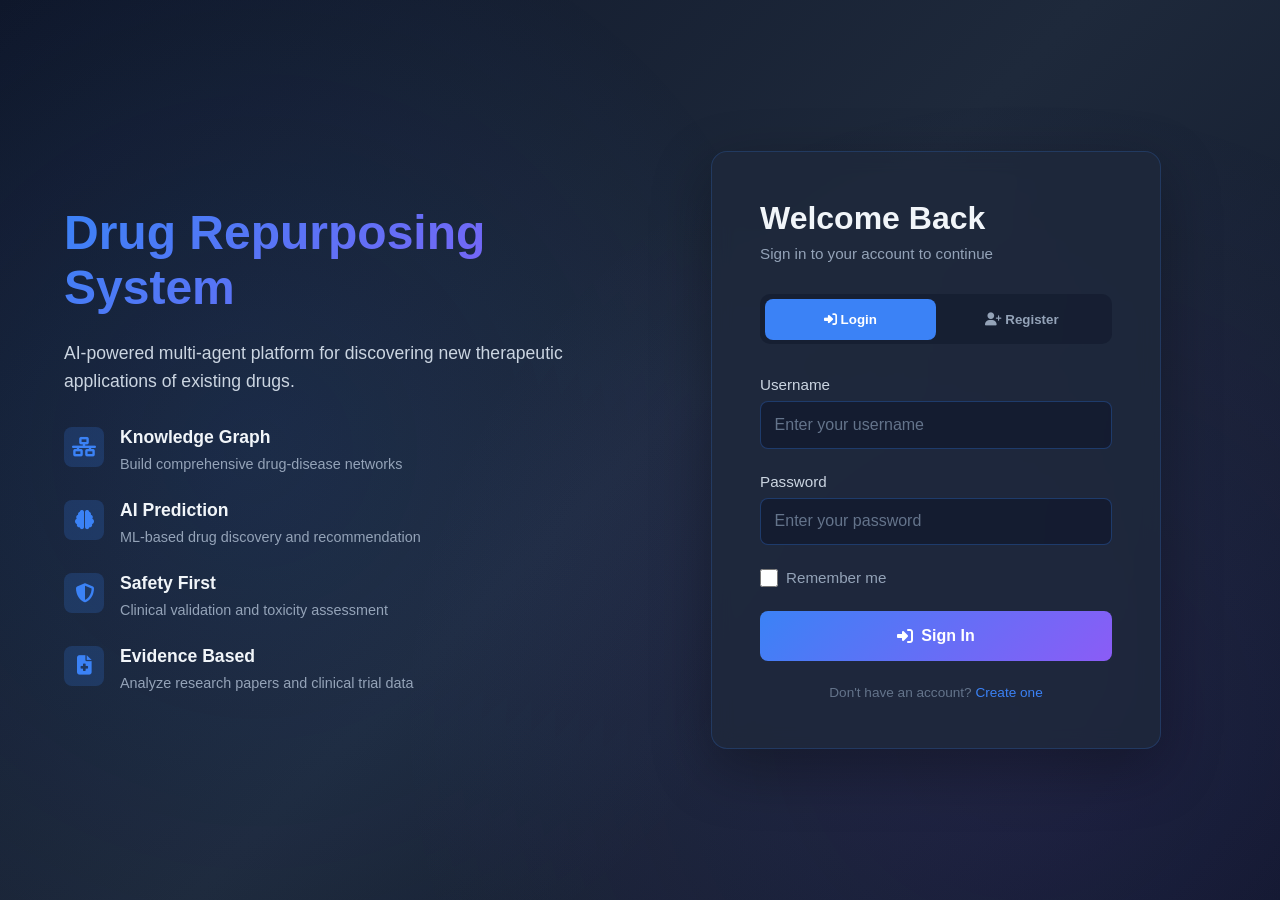
<file: frontend/login.html>
<!DOCTYPE html>
<html lang="en">
<head>
    <meta charset="UTF-8">
    <meta name="viewport" content="width=device-width, initial-scale=1.0">
    <title>Drug Repurposing System - Login</title>
    <link href="https://cdnjs.cloudflare.com/ajax/libs/font-awesome/6.4.0/css/all.min.css" rel="stylesheet">
    <style>
        * {
            margin: 0;
            padding: 0;
            box-sizing: border-box;
        }

        body {
            font-family: 'Inter', -apple-system, BlinkMacSystemFont, 'Segoe UI', sans-serif;
            background: linear-gradient(135deg, #0f172a 0%, #1e293b 50%, #0f172a 100%);
            min-height: 100vh;
            display: flex;
            justify-content: center;
            align-items: center;
            color: #f1f5f9;
            overflow: hidden;
        }

        .background-animation {
            position: fixed;
            width: 100%;
            height: 100%;
            top: 0;
            left: 0;
            z-index: -1;
            background: radial-gradient(circle at 20% 50%, rgba(59, 130, 246, 0.1) 0%, transparent 50%),
                        radial-gradient(circle at 80% 80%, rgba(139, 92, 246, 0.1) 0%, transparent 50%);
            animation: drift 20s infinite linear;
        }

        @keyframes drift {
            0%, 100% { transform: translate(0, 0); }
            25% { transform: translate(30px, -30px); }
            50% { transform: translate(-30px, 30px); }
            75% { transform: translate(30px, 30px); }
        }

        .container {
            display: flex;
            width: 90%;
            max-width: 1200px;
            gap: 2rem;
            align-items: center;
            justify-content: space-between;
        }

        .info-section {
            flex: 1;
            display: none;
            animation: fadeIn 0.5s ease-in;
        }

        @media (min-width: 768px) {
            .info-section {
                display: block;
            }
        }

        @keyframes fadeIn {
            from {
                opacity: 0;
                transform: translateX(-20px);
            }
            to {
                opacity: 1;
                transform: translateX(0);
            }
        }

        .info-section h1 {
            font-size: 3rem;
            margin-bottom: 1.5rem;
            background: linear-gradient(135deg, #3b82f6, #8b5cf6);
            -webkit-background-clip: text;
            background-clip: text;
            -webkit-text-fill-color: transparent;
            font-weight: 700;
        }

        .info-section p {
            font-size: 1.1rem;
            color: #cbd5e1;
            margin-bottom: 2rem;
            line-height: 1.6;
        }

        .features {
            display: flex;
            flex-direction: column;
            gap: 1.5rem;
        }

        .feature {
            display: flex;
            gap: 1rem;
            align-items: flex-start;
        }

        .feature-icon {
            width: 40px;
            height: 40px;
            background: rgba(59, 130, 246, 0.2);
            border-radius: 8px;
            display: flex;
            align-items: center;
            justify-content: center;
            color: #3b82f6;
            font-size: 1.2rem;
            flex-shrink: 0;
        }

        .feature-text h3 {
            font-size: 1.1rem;
            margin-bottom: 0.3rem;
            color: #f1f5f9;
        }

        .feature-text p {
            font-size: 0.9rem;
            color: #94a3b8;
            margin: 0;
        }

        .auth-section {
            flex: 1;
            display: flex;
            justify-content: center;
        }

        .auth-card {
            background: rgba(30, 41, 59, 0.8);
            backdrop-filter: blur(10px);
            border: 1px solid rgba(59, 130, 246, 0.2);
            border-radius: 16px;
            padding: 3rem;
            width: 100%;
            max-width: 450px;
            box-shadow: 0 20px 60px rgba(0, 0, 0, 0.3);
            animation: slideUp 0.6s ease-out;
        }

        @keyframes slideUp {
            from {
                opacity: 0;
                transform: translateY(30px);
            }
            to {
                opacity: 1;
                transform: translateY(0);
            }
        }

        .auth-card h2 {
            font-size: 2rem;
            margin-bottom: 0.5rem;
            color: #f1f5f9;
        }

        .auth-card .subtitle {
            color: #94a3b8;
            margin-bottom: 2rem;
            font-size: 0.95rem;
        }

        .tab-group {
            display: flex;
            gap: 0;
            margin-bottom: 2rem;
            background: rgba(15, 23, 42, 0.5);
            padding: 0.3rem;
            border-radius: 10px;
        }

        .tab-btn {
            flex: 1;
            padding: 0.8rem;
            background: transparent;
            border: none;
            color: #94a3b8;
            cursor: pointer;
            font-weight: 600;
            border-radius: 8px;
            transition: all 0.3s ease;
        }

        .tab-btn.active {
            background: #3b82f6;
            color: #ffffff;
        }

        .tab-content {
            display: none;
        }

        .tab-content.active {
            display: block;
            animation: fadeIn 0.3s ease-in;
        }

        .form-group {
            margin-bottom: 1.5rem;
        }

        .form-group label {
            display: block;
            margin-bottom: 0.5rem;
            color: #cbd5e1;
            font-size: 0.95rem;
            font-weight: 500;
        }

        .form-group input {
            width: 100%;
            padding: 0.85rem;
            background: rgba(15, 23, 42, 0.6);
            border: 1px solid rgba(59, 130, 246, 0.3);
            border-radius: 8px;
            color: #f1f5f9;
            font-size: 1rem;
            transition: all 0.3s ease;
        }

        .form-group input:focus {
            outline: none;
            border-color: #3b82f6;
            background: rgba(15, 23, 42, 0.8);
            box-shadow: 0 0 0 3px rgba(59, 130, 246, 0.1);
        }

        .form-group input::placeholder {
            color: #64748b;
        }

        .password-strength {
            margin-top: 0.5rem;
            padding: 0.5rem;
            border-radius: 6px;
            font-size: 0.85rem;
            display: none;
        }

        .password-strength.weak {
            display: block;
            background: rgba(239, 68, 68, 0.1);
            color: #fca5a5;
        }

        .password-strength.medium {
            display: block;
            background: rgba(251, 146, 60, 0.1);
            color: #fdba74;
        }

        .password-strength.strong {
            display: block;
            background: rgba(16, 185, 129, 0.1);
            color: #86efac;
        }

        .checkbox-group {
            display: flex;
            align-items: center;
            gap: 0.5rem;
            margin-bottom: 1.5rem;
        }

        .checkbox-group input[type="checkbox"] {
            width: 18px;
            height: 18px;
            cursor: pointer;
        }

        .checkbox-group label {
            margin: 0;
            cursor: pointer;
            color: #94a3b8;
            font-size: 0.95rem;
        }

        .btn {
            width: 100%;
            padding: 1rem;
            border: none;
            border-radius: 8px;
            font-size: 1rem;
            font-weight: 600;
            cursor: pointer;
            transition: all 0.3s ease;
            display: flex;
            align-items: center;
            justify-content: center;
            gap: 0.5rem;
        }

        .btn-primary {
            background: linear-gradient(135deg, #3b82f6, #8b5cf6);
            color: #ffffff;
        }

        .btn-primary:hover:not(:disabled) {
            transform: translateY(-2px);
            box-shadow: 0 10px 25px rgba(59, 130, 246, 0.4);
        }

        .btn-primary:disabled {
            opacity: 0.5;
            cursor: not-allowed;
        }

        .btn-secondary {
            background: rgba(59, 130, 246, 0.1);
            color: #3b82f6;
            border: 1px solid #3b82f6;
        }

        .btn-secondary:hover {
            background: rgba(59, 130, 246, 0.2);
        }

        .divider {
            text-align: center;
            margin: 2rem 0;
            color: #64748b;
        }

        .divider::before,
        .divider::after {
            content: '';
            display: inline-block;
            width: 40%;
            height: 1px;
            background: rgba(59, 130, 246, 0.2);
            vertical-align: middle;
        }

        .divider::before {
            margin-right: 1rem;
        }

        .divider::after {
            margin-left: 1rem;
        }

        .error-message {
            padding: 1rem;
            background: rgba(239, 68, 68, 0.1);
            border: 1px solid rgba(239, 68, 68, 0.3);
            border-radius: 8px;
            color: #fca5a5;
            margin-bottom: 1rem;
            display: none;
            animation: slideDown 0.3s ease-out;
        }

        @keyframes slideDown {
            from {
                opacity: 0;
                transform: translateY(-10px);
            }
            to {
                opacity: 1;
                transform: translateY(0);
            }
        }

        .error-message.show {
            display: block;
        }

        .success-message {
            padding: 1rem;
            background: rgba(16, 185, 129, 0.1);
            border: 1px solid rgba(16, 185, 129, 0.3);
            border-radius: 8px;
            color: #86efac;
            margin-bottom: 1rem;
            display: none;
            animation: slideDown 0.3s ease-out;
        }

        .success-message.show {
            display: block;
        }

        .spinner {
            display: inline-block;
            width: 16px;
            height: 16px;
            border: 2px solid rgba(255, 255, 255, 0.3);
            border-top-color: #ffffff;
            border-radius: 50%;
            animation: spin 0.8s linear infinite;
        }

        @keyframes spin {
            to { transform: rotate(360deg); }
        }

        .loading .spinner {
            display: inline-block;
        }

        .footer-note {
            text-align: center;
            margin-top: 1.5rem;
            color: #64748b;
            font-size: 0.85rem;
        }

        .footer-note a {
            color: #3b82f6;
            text-decoration: none;
            cursor: pointer;
            transition: color 0.3s ease;
        }

        .footer-note a:hover {
            color: #60a5fa;
        }

        .verification-alert {
            padding: 1rem;
            background: rgba(59, 130, 246, 0.1);
            border: 1px solid rgba(59, 130, 246, 0.3);
            border-radius: 8px;
            color: #93c5fd;
            margin-bottom: 1.5rem;
            display: none;
        }

        .verification-alert.show {
            display: block;
        }
    </style>
</head>
<body>
    <div class="background-animation"></div>

    <div class="container">
        <!-- Info Section -->
        <div class="info-section">
            <h1>Drug Repurposing System</h1>
            <p>AI-powered multi-agent platform for discovering new therapeutic applications of existing drugs.</p>
            
            <div class="features">
                <div class="feature">
                    <div class="feature-icon">
                        <i class="fas fa-network-wired"></i>
                    </div>
                    <div class="feature-text">
                        <h3>Knowledge Graph</h3>
                        <p>Build comprehensive drug-disease networks</p>
                    </div>
                </div>

                <div class="feature">
                    <div class="feature-icon">
                        <i class="fas fa-brain"></i>
                    </div>
                    <div class="feature-text">
                        <h3>AI Prediction</h3>
                        <p>ML-based drug discovery and recommendation</p>
                    </div>
                </div>

                <div class="feature">
                    <div class="feature-icon">
                        <i class="fas fa-shield-alt"></i>
                    </div>
                    <div class="feature-text">
                        <h3>Safety First</h3>
                        <p>Clinical validation and toxicity assessment</p>
                    </div>
                </div>

                <div class="feature">
                    <div class="feature-icon">
                        <i class="fas fa-file-medical"></i>
                    </div>
                    <div class="feature-text">
                        <h3>Evidence Based</h3>
                        <p>Analyze research papers and clinical trial data</p>
                    </div>
                </div>
            </div>
        </div>

        <!-- Auth Section -->
        <div class="auth-section">
            <div class="auth-card">
                <h2>Welcome Back</h2>
                <p class="subtitle">Sign in to your account to continue</p>

                <div class="tab-group">
                    <button class="tab-btn active" data-tab="login" onclick="switchTab('login', event)">
                        <i class="fas fa-sign-in-alt"></i> Login
                    </button>
                    <button class="tab-btn" data-tab="register" onclick="switchTab('register', event)">
                        <i class="fas fa-user-plus"></i> Register
                    </button>
                </div>

                <!-- Login Tab -->
                <div id="login-tab" class="tab-content active">
                    <div class="error-message" id="login-error"></div>
                    <div class="success-message" id="login-success"></div>

                    <form id="login-form" onsubmit="handleLogin(event)">
                        <div class="form-group">
                            <label for="login-username">Username</label>
                            <input type="text" id="login-username" placeholder="Enter your username" required>
                        </div>

                        <div class="form-group">
                            <label for="login-password">Password</label>
                            <input type="password" id="login-password" placeholder="Enter your password" required>
                        </div>

                        <div class="checkbox-group">
                            <input type="checkbox" id="remember-me">
                            <label for="remember-me">Remember me</label>
                        </div>

                        <button type="submit" class="btn btn-primary">
                            <i class="fas fa-sign-in-alt"></i>
                            <span id="login-btn-text">Sign In</span>
                            <div class="spinner" style="display:none;"></div>
                        </button>
                    </form>

                    <div class="footer-note">
                        Don't have an account? <a onclick="switchTab('register')">Create one</a>
                    </div>
                </div>

                <!-- Register Tab -->
                <div id="register-tab" class="tab-content">
                    <div class="error-message" id="register-error"></div>
                    <div class="success-message" id="register-success"></div>

                    <form id="register-form" onsubmit="handleRegister(event)">
                        <div class="form-group">
                            <label for="register-username">Username</label>
                            <input type="text" id="register-username" placeholder="Choose a username (3+ characters)" required>
                            <small style="color: #64748b;">Must be alphanumeric</small>
                        </div>

                        <div class="form-group">
                            <label for="register-email">Email Address</label>
                            <input type="email" id="register-email" placeholder="your.email@example.com" required>
                        </div>

                        <div class="form-group">
                            <label for="register-password">Password</label>
                            <input type="password" id="register-password" placeholder="Create a strong password" required oninput="checkPasswordStrength()">
                            <div class="password-strength" id="password-strength"></div>
                            <small style="color: #64748b;">Min 8 chars, 1 uppercase, 1 number</small>
                        </div>

                        <div class="checkbox-group">
                            <input type="checkbox" id="terms" required>
                            <label for="terms">I agree to Terms & Conditions</label>
                        </div>

                        <button type="submit" class="btn btn-primary">
                            <i class="fas fa-user-plus"></i>
                            <span id="register-btn-text">Create Account</span>
                        </button>
                    </form>

                    <div class="footer-note">
                        Already have an account? <a onclick="switchTab('login')">Sign in</a>
                    </div>
                </div>

                <div class="verification-alert" id="verification-alert">
                    <i class="fas fa-info-circle"></i> Check your email for the verification link before logging in.
                </div>
            </div>
        </div>
    </div>

    <script>
        const API_URL = '';

        function switchTab(tabName, ev) {
            // Hide all tabs
            document.querySelectorAll('.tab-content').forEach(tab => {
                tab.classList.remove('active');
            });
            document.querySelectorAll('.tab-btn').forEach(btn => {
                btn.classList.remove('active');
            });

            // Show selected tab
            const tabEl = document.getElementById(tabName + '-tab');
            if (tabEl) tabEl.classList.add('active');

            // Determine which button to mark active. Prefer event if provided, otherwise use data-tab attribute.
            let btnToActivate = null;
            if (ev && ev.target) {
                btnToActivate = ev.target.closest('.tab-btn');
            }
            if (!btnToActivate) {
                btnToActivate = document.querySelector(`.tab-btn[data-tab="${tabName}"]`);
            }
            if (btnToActivate) btnToActivate.classList.add('active');

            // Clear messages
            clearMessages();
        }

        function checkPasswordStrength() {
            const password = document.getElementById('register-password').value;
            const strengthDiv = document.getElementById('password-strength');

            if (password.length < 8) {
                strengthDiv.innerHTML = '<i class="fas fa-exclamation-circle"></i> Too weak';
                strengthDiv.className = 'password-strength weak';
                return;
            }

            const hasUpper = /[A-Z]/.test(password);
            const hasNumber = /[0-9]/.test(password);

            if (hasUpper && hasNumber) {
                strengthDiv.innerHTML = '<i class="fas fa-check-circle"></i> Strong password';
                strengthDiv.className = 'password-strength strong';
            } else {
                strengthDiv.innerHTML = '<i class="fas fa-exclamation-circle"></i> Add uppercase & number';
                strengthDiv.className = 'password-strength medium';
            }
        }

        function showError(message, tabName) {
            const errorDiv = document.getElementById(tabName + '-error');
            errorDiv.textContent = message;
            errorDiv.classList.add('show');
        }

        function showSuccess(message, tabName) {
            const successDiv = document.getElementById(tabName + '-success');
            successDiv.textContent = message;
            successDiv.classList.add('show');
        }

        function clearMessages() {
            document.querySelectorAll('.error-message, .success-message').forEach(div => {
                div.classList.remove('show');
            });
        }

        async function handleLogin(event) {
            event.preventDefault();
            clearMessages();

            const username = document.getElementById('login-username').value;
            const password = document.getElementById('login-password').value;
            const rememberMe = document.getElementById('remember-me').checked;

            const btnText = document.getElementById('login-btn-text');
            const spinner = document.querySelector('#login-form .spinner');
            btnText.textContent = 'Signing in...';
            spinner.style.display = 'inline-block';

            try {
                const formData = new FormData();
                formData.append('username', username);
                formData.append('password', password);

                const response = await fetch(API_URL + '/api/token', {
                    method: 'POST',
                    body: formData
                });

                const data = await response.json();

                if (!response.ok) {
                    showError(data.detail || 'Login failed', 'login');
                    return;
                }

                // Store token and user info
                localStorage.setItem('token', data.access_token);
                localStorage.setItem('user', JSON.stringify(data.user));
                if (rememberMe) {
                    localStorage.setItem('username', username);
                }

                showSuccess('Login successful! Redirecting...', 'login');
                setTimeout(() => {
                    window.location.href = '/';
                }, 1500);
            } catch (error) {
                console.error('Login error:', error);
                showError('Connection error. Please try again.', 'login');
            } finally {
                btnText.textContent = 'Sign In';
                spinner.style.display = 'none';
            }
        }

        async function handleRegister(event) {
            event.preventDefault();
            clearMessages();

            const username = document.getElementById('register-username').value;
            const email = document.getElementById('register-email').value;
            const password = document.getElementById('register-password').value;

            const btnText = document.getElementById('register-btn-text');
            btnText.textContent = 'Creating account...';

            try {
                const response = await fetch(API_URL + '/api/register', {
                    method: 'POST',
                    headers: {
                        'Content-Type': 'application/json'
                    },
                    body: JSON.stringify({
                        username,
                        email,
                        password
                    })
                });

                const data = await response.json();

                if (!response.ok) {
                    showError(data.detail || data.message || 'Registration failed', 'register');
                    return;
                }

                showSuccess(data.message, 'register');
                document.getElementById('register-form').reset();

                const alertDiv = document.getElementById('verification-alert');
                alertDiv.classList.add('show');

                // If the backend returned a verification link (dev mode or fallback), show it prominently
                if (data.verification_link) {
                    alertDiv.innerHTML = `<i class="fas fa-info-circle"></i> Your account was created and verified in dev mode. <br/><a href="${data.verification_link}" target="_blank" style="color:#fff; text-decoration:underline;">Click here to open verification link</a>`;
                } else if (data.verification_token) {
                    // token-only fallback
                    alertDiv.innerHTML = `<i class="fas fa-info-circle"></i> Verification token: <code style="color:#fff;">${data.verification_token}</code>`;
                } else {
                    alertDiv.innerHTML = `<i class="fas fa-info-circle"></i> Check your email for the verification link before logging in.`;
                }

                // If auto-verified, move to login quickly; otherwise keep a short delay
                const delay = data.email_verified || data.verification_link ? 1200 : 3500;
                setTimeout(() => {
                    switchTab('login');
                }, delay);
            } catch (error) {
                console.error('Registration error:', error);
                showError('Connection error. Please try again.', 'register');
            } finally {
                btnText.textContent = 'Create Account';
            }
        }

        // Check if user is already logged in. Validate token with backend to avoid redirect loops.
        window.addEventListener('load', async () => {
            const token = localStorage.getItem('token');
            if (token) {
                try {
                    const res = await fetch(API_URL + '/api/me', {
                        method: 'GET',
                        headers: {
                            'Authorization': `Bearer ${token}`
                        }
                    });
                    if (res.ok) {
                        // Token valid — go to app
                        window.location.href = '/';
                        return;
                    } else {
                        // Invalid token — clear and stay on login
                        localStorage.removeItem('token');
                        localStorage.removeItem('user');
                    }
                } catch (err) {
                    console.error('Token validation failed', err);
                    localStorage.removeItem('token');
                    localStorage.removeItem('user');
                }
            }

            // Restore username if "Remember me" was checked
            const savedUsername = localStorage.getItem('username');
            if (savedUsername) {
                const el = document.getElementById('login-username');
                if (el) el.value = savedUsername;
            }
        });
    </script>
</body>
</html>
</file>
